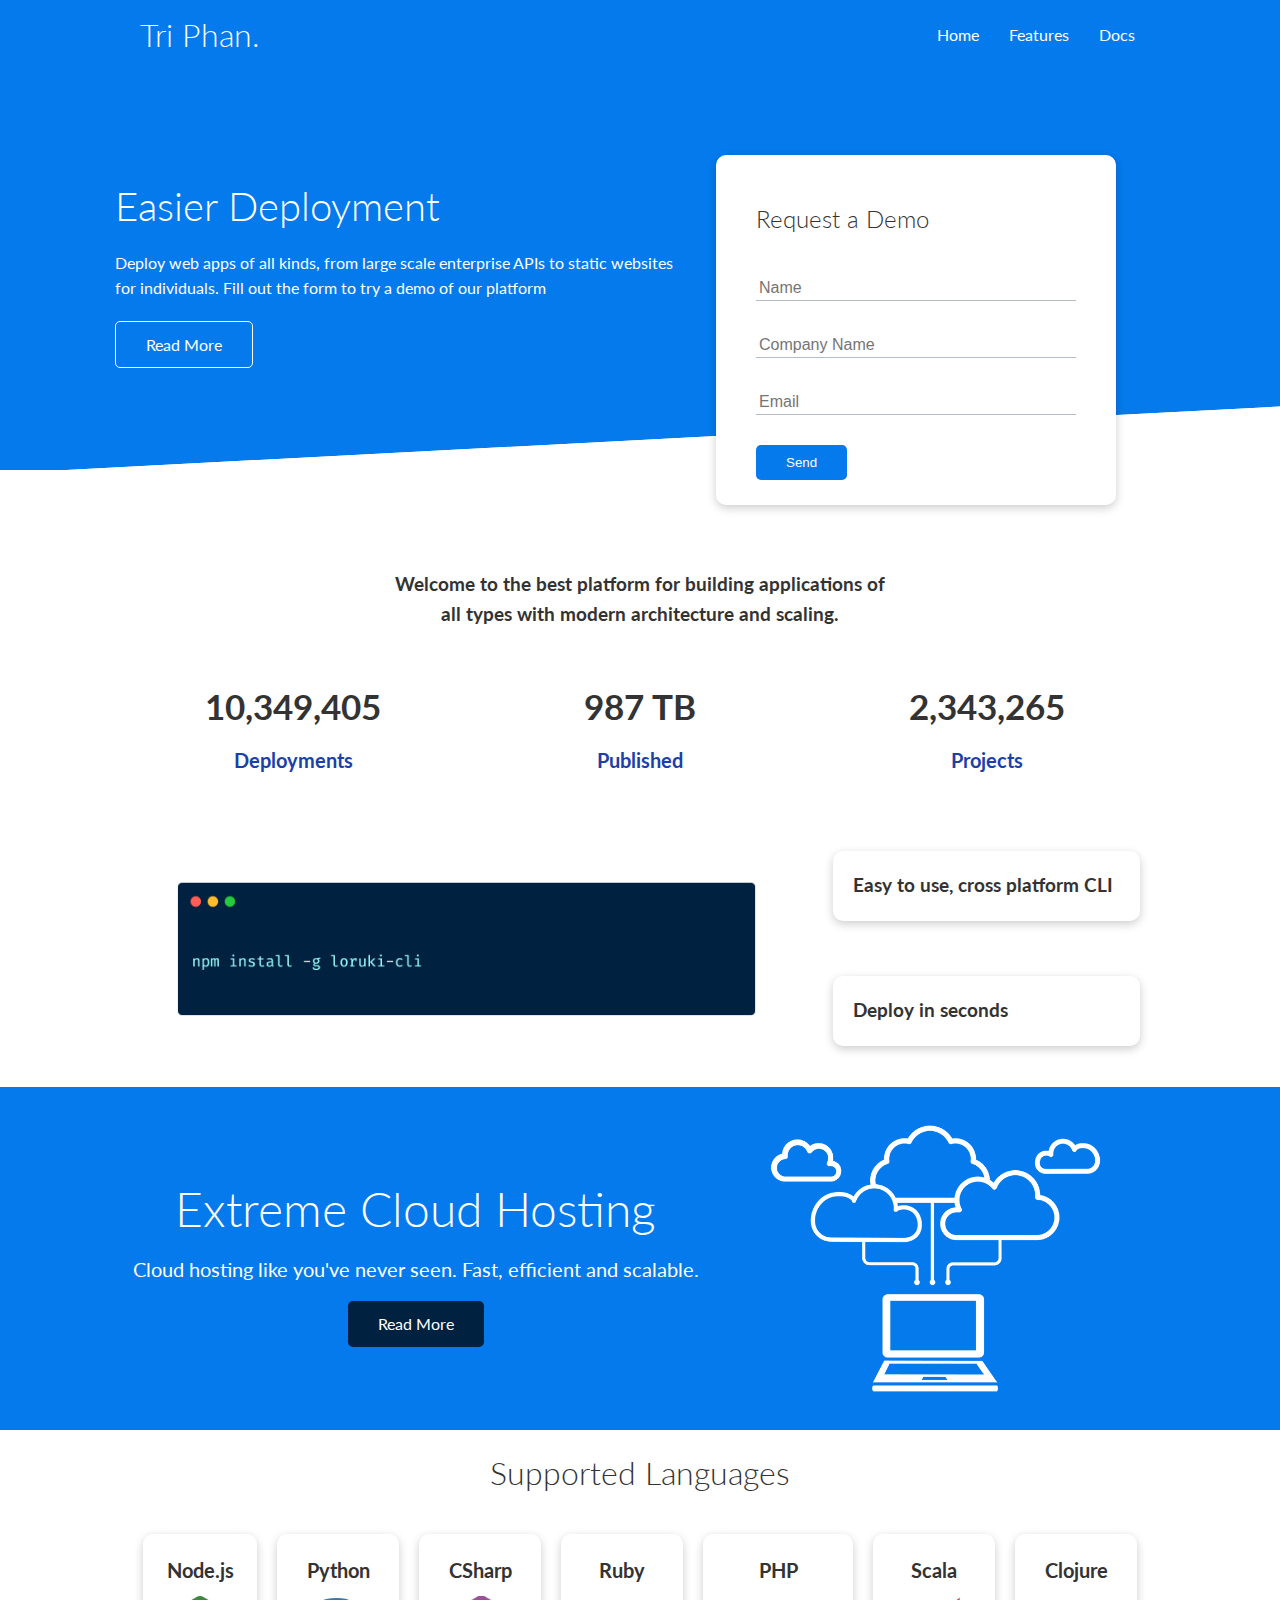
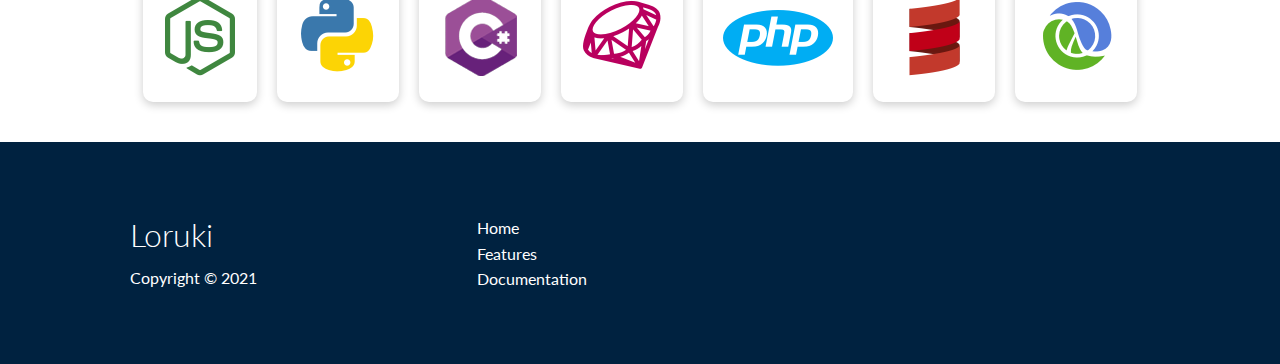
<file: index.html>
<!DOCTYPE html>
<html lang="en">
    <head>
        <meta charset="UTF-8" />
        <meta http-equiv="X-UA-Compatible" content="IE=edge" />
        <meta name="viewport" content="width=device-width, initial-scale=1.0" />
        <link
            rel="stylesheet"
            href="https://cdnjs.cloudflare.com/ajax/libs/font-awesome/5.15.2/css/all.min.css"
            integrity="sha512-HK5fgLBL+xu6dm/Ii3z4xhlSUyZgTT9tuc/hSrtw6uzJOvgRr2a9jyxxT1ely+B+xFAmJKVSTbpM/CuL7qxO8w=="
            crossorigin="anonymous"
        />
        <link rel="stylesheet" href="css/utilities.css" />
        <link rel="stylesheet" href="css/style.css" />
        <title>Loruki | Cloud Hosting For Everyone</title>
    </head>
    <body>
        <!-- Navbar -->
        <div class="navbar">
            <div class="container flex">
                <h1 class="logo"><a href="index.html">Tri Phan.</a></h1>
                <nav>
                    <ul>
                        <li><a href="index.html">Home</a></li>
                        <li><a href="features.html">Features</a></li>
                        <li><a href="docs.html">Docs</a></li>
                    </ul>
                </nav>
            </div>
        </div>
        <!-- Showcase -->
        <section class="showcase">
            <div class="container grid">
                <div class="showcase-text">
                    <h1>Easier Deployment</h1>
                    <p>
                        Deploy web apps of all kinds, from large scale
                        enterprise APIs to static websites for individuals. Fill
                        out the form to try a demo of our platform
                    </p>
                    <a href="features.html" class="btn btn-outline"
                        >Read More</a
                    >
                </div>

                <div class="showcase-form card">
                    <h2>Request a Demo</h2>
                    <form
                        name="contact"
                        method="POST"
                        netlify-honeypot="bot-field"
                        data-netlify="true"
                    >
                        <input type="hidden" name="form-name" value="contact" />
                        <p class="hidden">
                            <label
                                >Don’t fill this out if you’re human:
                                <input name="bot-field"
                            /></label>
                        </p>
                        <div class="form-control">
                            <input
                                type="text"
                                name="name"
                                placeholder="Name"
                                required
                            />
                        </div>
                        <div class="form-control">
                            <input
                                type="text"
                                name="company"
                                placeholder="Company Name"
                                required
                            />
                        </div>
                        <div class="form-control">
                            <input
                                type="email"
                                name="email"
                                placeholder="Email"
                                required
                            />
                        </div>
                        <input
                            type="submit"
                            value="Send"
                            class="btn btn-primary"
                        />
                    </form>
                </div>
            </div>
        </section>
        <!-- Stats -->
        <section class="stats">
            <div class="container">
                <h3 class="stats-heading text-center my-1">
                    Welcome to the best platform for building applications of
                    all types with modern architecture and scaling.
                </h3>

                <div class="grid grid-3 text-center my-4">
                    <div>
                        <i class="fas fa-server fa-3x"></i>
                        <h3>10,349,405</h3>
                        <p class="text-secondary">Deployments</p>
                    </div>
                    <div>
                        <i class="fas fa-upload fa-3x"></i>
                        <h3>987 TB</h3>
                        <p class="text-secondary">Published</p>
                    </div>
                    <div>
                        <i class="fas fa-project-diagram fa-3x"></i>
                        <h3>2,343,265</h3>
                        <p class="text-secondary">Projects</p>
                    </div>
                </div>
            </div>
        </section>
        <!-- Cli -->
        <section class="cli">
            <div class="container grid">
                <img src="images/cli.png" alt="cli" />
                <div class="card">
                    <h3>Easy to use, cross platform CLI</h3>
                </div>
                <div class="card">
                    <h3>Deploy in seconds</h3>
                </div>
            </div>
        </section>
        <!-- Cloud -->
        <section class="cloud bg-primary my-2 py-2">
            <div class="container grid">
                <div class="text-center">
                    <h2 class="lg">Extreme Cloud Hosting</h2>
                    <p class="lead my-1">
                        Cloud hosting like you've never seen. Fast, efficient
                        and scalable.
                    </p>
                    <a href="features.html" class="btn btn-dark">Read More</a>
                </div>
                <img src="images/cloud.png" alt="cloud" />
            </div>
        </section>
        <!-- Languages -->
        <section class="languages">
            <h2 class="md text-center my-2">Supported Languages</h2>
            <div class="container flex">
                <div class="card">
                    <h4>Node.js</h4>
                    <img src="images/logos/node.png" alt="Node Language" />
                </div>
                <div class="card">
                    <h4>Python</h4>
                    <img src="images/logos/python.png" alt="Python Language" />
                </div>
                <div class="card">
                    <h4>CSharp</h4>
                    <img src="images/logos/csharp.png" alt="CSharp Language" />
                </div>
                <div class="card">
                    <h4>Ruby</h4>
                    <img src="images/logos/ruby.png" alt="Ruby Language" />
                </div>
                <div class="card">
                    <h4>PHP</h4>
                    <img src="images/logos/php.png" alt="PHP Language" />
                </div>
                <div class="card">
                    <h4>Scala</h4>
                    <img src="images/logos/scala.png" alt="Scala Language" />
                </div>
                <div class="card">
                    <h4>Clojure</h4>
                    <img
                        src="images/logos/clojure.png"
                        alt="Clojure Language"
                    />
                </div>
            </div>
        </section>
        <!-- Footer -->
        <footer class="footer bg-dark py-5">
            <div class="container grid grid-3">
                <div>
                    <h1>Loruki</h1>
                    <p>Copyright &copy; 2021</p>
                </div>
                <nav>
                    <ul>
                        <li><a href="index.html">Home</a></li>
                        <li><a href="features.html">Features</a></li>
                        <li><a href="docs.html">Documentation</a></li>
                    </ul>
                </nav>
                <div class="social">
                    <a href="#"><i class="fab fa-github fa-2x"></i></a>
                    <a href="#"><i class="fab fa-facebook fa-2x"></i></a>
                    <a href="#"><i class="fab fa-instagram fa-2x"></i></a>
                    <a href="#"><i class="fab fa-linkedin fa-2x"></i></a>
                </div>
            </div>
        </footer>
    </body>
</html>
</file>
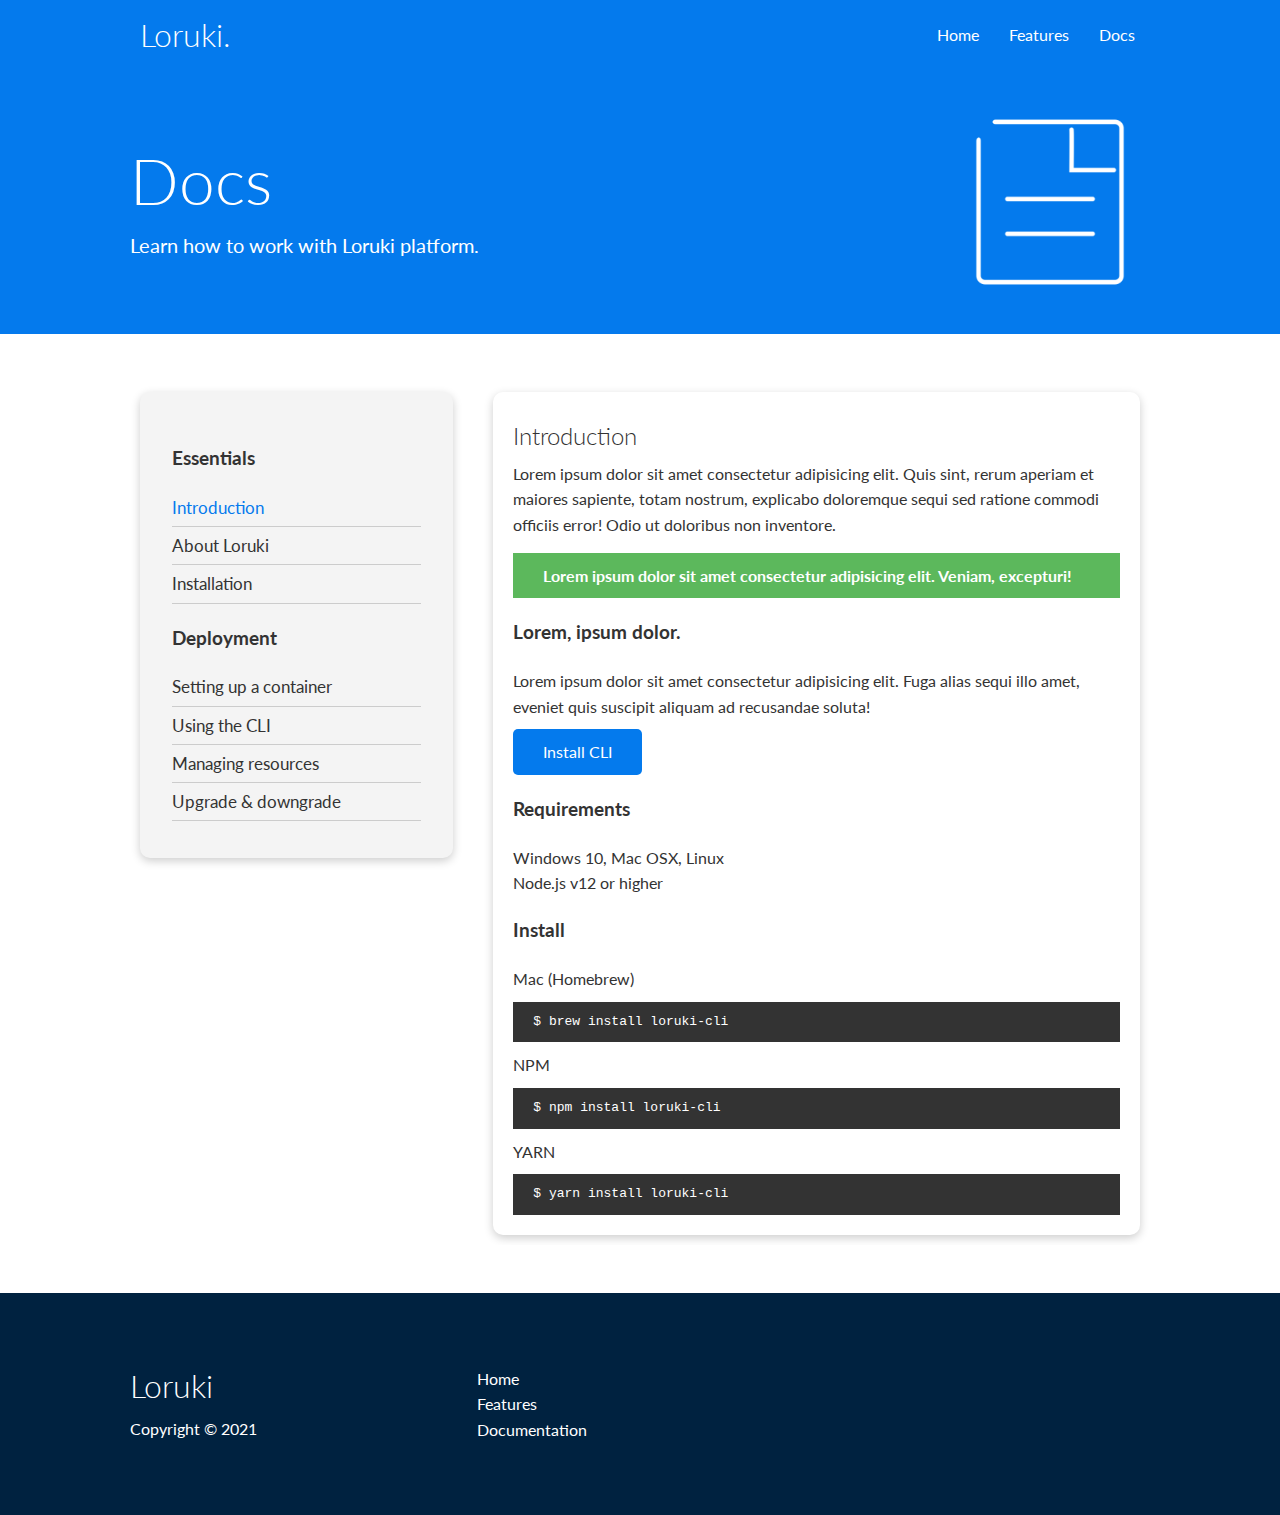
<file: docs.html>
<!DOCTYPE html>
<html lang="en">
    <head>
        <meta charset="UTF-8" />
        <meta http-equiv="X-UA-Compatible" content="IE=edge" />
        <meta name="viewport" content="width=device-width, initial-scale=1.0" />
        <link
            rel="stylesheet"
            href="https://cdnjs.cloudflare.com/ajax/libs/font-awesome/5.15.2/css/all.min.css"
            integrity="sha512-HK5fgLBL+xu6dm/Ii3z4xhlSUyZgTT9tuc/hSrtw6uzJOvgRr2a9jyxxT1ely+B+xFAmJKVSTbpM/CuL7qxO8w=="
            crossorigin="anonymous"
        />
        <link rel="stylesheet" href="css/utilities.css" />
        <link rel="stylesheet" href="css/style.css" />
        <title>Documentations</title>
    </head>
    <body>
        <!-- Navbar -->
        <div class="navbar">
            <div class="container flex">
                <!-- <h1 class="logo">Loruki.</h1> -->
                <h1 class="logo"><a href="index.html">Loruki.</a></h1>
                <nav>
                    <ul>
                        <li><a href="index.html">Home</a></li>
                        <li><a href="features.html">Features</a></li>
                        <li><a href="docs.html">Docs</a></li>
                    </ul>
                </nav>
            </div>
        </div>

        <!-- Head -->
        <section class="docs-head bg-primary py-3">
            <div class="container grid">
                <div>
                    <h1 class="xl">Docs</h1>
                    <p class="lead">Learn how to work with Loruki platform.</p>
                </div>
                <img src="images/docs.png" alt="server" />
            </div>
        </section>

        <!-- Docs main -->
        <section class="docs-main my-4">
            <div class="container grid">
                <div class="card bg-light p-3">
                    <h3 class="my-2">Essentials</h3>
                    <nav>
                        <ul>
                            <li>
                                <a class="text-primary" href="#"
                                    >Introduction</a
                                >
                            </li>
                            <li><a href="#">About Loruki</a></li>
                            <li><a href="#">Installation</a></li>
                        </ul>
                    </nav>

                    <h3 class="my-2">Deployment</h3>
                    <nav>
                        <ul>
                            <li><a href="#">Setting up a container</a></li>
                            <li><a href="#">Using the CLI</a></li>
                            <li><a href="#">Managing resources</a></li>
                            <li><a href="#">Upgrade & downgrade</a></li>
                        </ul>
                    </nav>
                </div>
                <div class="card">
                    <h2>Introduction</h2>
                    <p>
                        Lorem ipsum dolor sit amet consectetur adipisicing elit.
                        Quis sint, rerum aperiam et maiores sapiente, totam
                        nostrum, explicabo doloremque sequi sed ratione commodi
                        officiis error! Odio ut doloribus non inventore.
                    </p>

                    <div class="alert alert-success">
                        <i class="fas fa-info"></i> Lorem ipsum dolor sit amet
                        consectetur adipisicing elit. Veniam, excepturi!
                    </div>

                    <h3>Lorem, ipsum dolor.</h3>
                    <p>
                        Lorem ipsum dolor sit amet consectetur adipisicing elit.
                        Fuga alias sequi illo amet, eveniet quis suscipit
                        aliquam ad recusandae soluta!
                    </p>
                    <a href="#" class="btn btn-primary">Install CLI</a>

                    <h3>Requirements</h3>
                    <ul>
                        <li>Windows 10, Mac OSX, Linux</li>
                        <li>Node.js v12 or higher</li>
                    </ul>

                    <h3>Install</h3>
                    <p>Mac (Homebrew)</p>
                    <pre><code>$ brew install loruki-cli</code></pre>
                    <p>NPM</p>
                    <pre><code>$ npm install loruki-cli</code></pre>
                    <p>YARN</p>
                    <pre><code>$ yarn install loruki-cli</code></pre>
                </div>
            </div>
        </section>

        <!-- Footer -->
        <footer class="footer bg-dark py-5">
            <div class="container grid grid-3">
                <div>
                    <h1>Loruki</h1>
                    <p>Copyright &copy; 2021</p>
                </div>
                <nav>
                    <ul>
                        <li><a href="index.html">Home</a></li>
                        <li><a href="features.html">Features</a></li>
                        <li><a href="docs.html">Documentation</a></li>
                    </ul>
                </nav>
                <div class="social">
                    <a href="#"><i class="fab fa-github fa-2x"></i></a>
                    <a href="#"><i class="fab fa-facebook fa-2x"></i></a>
                    <a href="#"><i class="fab fa-instagram fa-2x"></i></a>
                    <a href="#"><i class="fab fa-linkedin fa-2x"></i></a>
                </div>
            </div>
        </footer>
    </body>
</html>
</file>
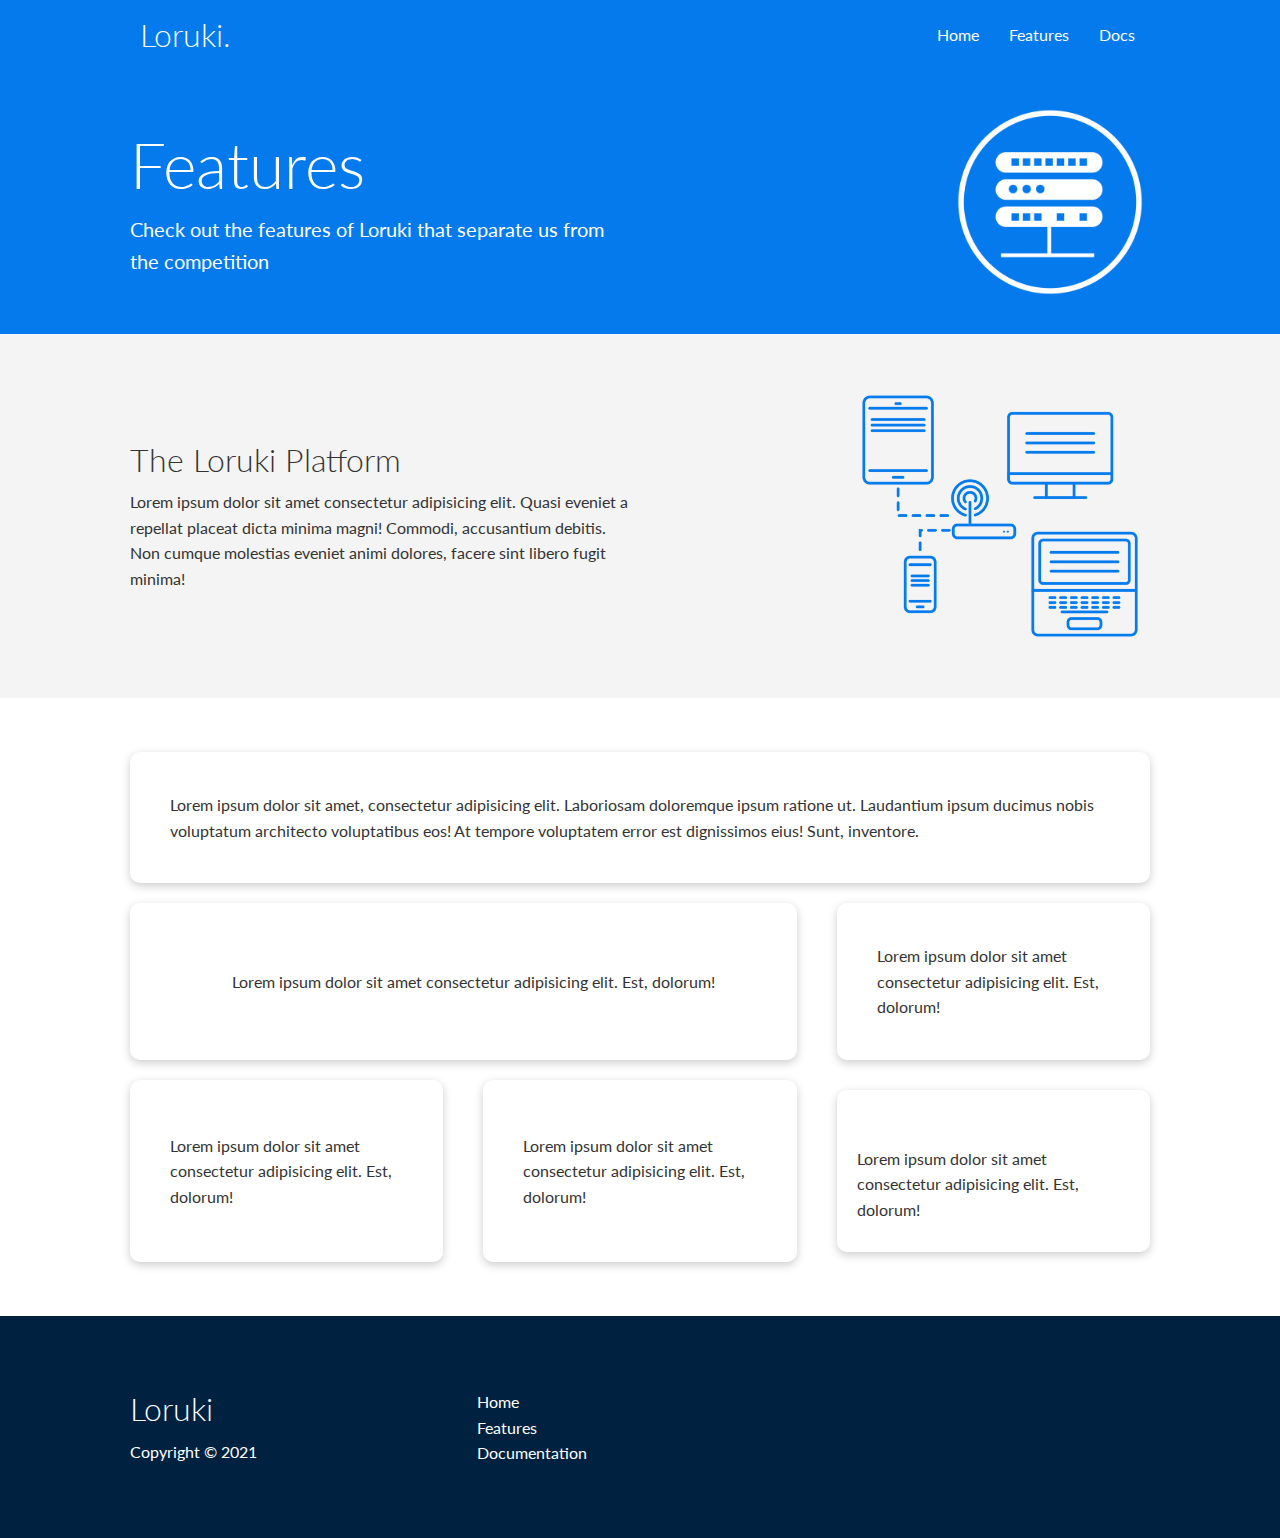
<file: features.html>
<!DOCTYPE html>
<html lang="en">
    <head>
        <meta charset="UTF-8" />
        <meta http-equiv="X-UA-Compatible" content="IE=edge" />
        <meta name="viewport" content="width=device-width, initial-scale=1.0" />
        <link
            rel="stylesheet"
            href="https://cdnjs.cloudflare.com/ajax/libs/font-awesome/5.15.2/css/all.min.css"
            integrity="sha512-HK5fgLBL+xu6dm/Ii3z4xhlSUyZgTT9tuc/hSrtw6uzJOvgRr2a9jyxxT1ely+B+xFAmJKVSTbpM/CuL7qxO8w=="
            crossorigin="anonymous"
        />
        <link rel="stylesheet" href="css/utilities.css" />
        <link rel="stylesheet" href="css/style.css" />
        <title>Features</title>
    </head>
    <body>
        <!-- Navbar -->
        <div class="navbar">
            <div class="container flex">
                <!-- <h1 class="logo">Loruki.</h1> -->
                <h1 class="logo"><a href="index.html">Loruki.</a></h1>
                <nav>
                    <ul>
                        <li><a href="index.html">Home</a></li>
                        <li><a href="features.html">Features</a></li>
                        <li><a href="docs.html">Docs</a></li>
                    </ul>
                </nav>
            </div>
        </div>
        <!-- Head -->
        <section class="features-head bg-primary py-3">
            <div class="container grid">
                <div>
                    <h1 class="xl">Features</h1>
                    <p class="lead">
                        Check out the features of Loruki that separate us from
                        the competition
                    </p>
                </div>
                <img src="images/server.png" alt="server" />
            </div>
        </section>
        <!-- Sub head -->
        <section class="features-sub-head bg-light py-3">
            <div class="container grid">
                <div>
                    <h1 class="md">The Loruki Platform</h1>
                    <p>
                        Lorem ipsum dolor sit amet consectetur adipisicing elit.
                        Quasi eveniet a repellat placeat dicta minima magni!
                        Commodi, accusantium debitis. Non cumque molestias
                        eveniet animi dolores, facere sint libero fugit minima!
                    </p>
                </div>
                <img src="images/server2.png" alt="server" />
            </div>
        </section>
        <!-- Main -->
        <div class="features-main my-2">
            <div class="container grid grid-3">
                <div class="card flex">
                    <i class="fas fa-server fa-3x"></i>
                    <p>
                        Lorem ipsum dolor sit amet, consectetur adipisicing
                        elit. Laboriosam doloremque ipsum ratione ut. Laudantium
                        ipsum ducimus nobis voluptatum architecto voluptatibus
                        eos! At tempore voluptatem error est dignissimos eius!
                        Sunt, inventore.
                    </p>
                </div>

                <div class="card flex">
                    <i class="fas fa-network-wired fa-3x"></i>
                    <p>
                        Lorem ipsum dolor sit amet consectetur adipisicing elit.
                        Est, dolorum!
                    </p>
                </div>
                <div class="card flex">
                    <i class="fas fa-laptop-code fa-3x"></i>
                    <p>
                        Lorem ipsum dolor sit amet consectetur adipisicing elit.
                        Est, dolorum!
                    </p>
                </div>
                <div class="card flex">
                    <i class="fas fa-database fa-3x"></i>
                    <p>
                        Lorem ipsum dolor sit amet consectetur adipisicing elit.
                        Est, dolorum!
                    </p>
                </div>
                <div class="card flex">
                    <i class="fas fa-power-off fa-3x"></i>
                    <p>
                        Lorem ipsum dolor sit amet consectetur adipisicing elit.
                        Est, dolorum!
                    </p>
                </div>
                <div class="card upload">
                    <i class="fas fa-server fa-3x"></i>
                    <p>
                        Lorem ipsum dolor sit amet consectetur adipisicing elit.
                        Est, dolorum!
                    </p>
                </div>
            </div>
        </div>
        <!-- Footer -->
        <footer class="footer bg-dark py-5">
            <div class="container grid grid-3">
                <div>
                    <h1>Loruki</h1>
                    <p>Copyright &copy; 2021</p>
                </div>
                <nav>
                    <ul>
                        <li><a href="index.html">Home</a></li>
                        <li><a href="features.html">Features</a></li>
                        <li><a href="docs.html">Documentation</a></li>
                    </ul>
                </nav>
                <div class="social">
                    <a href="#"><i class="fab fa-github fa-2x"></i></a>
                    <a href="#"><i class="fab fa-facebook fa-2x"></i></a>
                    <a href="#"><i class="fab fa-instagram fa-2x"></i></a>
                    <a href="#"><i class="fab fa-linkedin fa-2x"></i></a>
                </div>
            </div>
        </footer>
    </body>
</html>
</file>
<file: css/utilities.css>
.container {
    max-width: 1100px;
    margin: 0 auto;
    overflow: auto;
    padding: 0 40px;
}

.card {
    background-color: #fff;
    color: #333;
    border-radius: 10px;
    box-shadow: 0 3px 10px rgba(0, 0, 0, 0.2);
    padding: 20px;
    margin: 10px;
}

.btn {
    display: inline-block;
    padding: 10px 30px;
    cursor: pointer;
    background-color: var(--primary-color);
    color: #fff;
    border: none;
    border-radius: 5px;
}

.btn-outline {
    background-color: transparent;
    border: 1px solid #fff;
}

.btn:hover {
    transform: scale(0.98);
}

/* Backgrounds & Colored buttons */
.bg-primary,
.btn-primary {
    background-color: var(--primary-color);
    color: #fff;
}

.bg-secondary,
.btn-secondary {
    background-color: var(--secondary-color);
    color: #fff;
}

.bg-dark,
.btn-dark {
    background-color: var(--dark-color);
    color: #fff;
}

.bg-light,
.btn-light {
    background-color: var(--light-color);
    color: #333;
}

.bg-primary a,
.btn-primary a,
.bg-secondary a,
.btn-secondary a,
.bg-dark a,
.btn-dark a {
    color: #fff;
}

/* Text colors */
.text-primary {
    color: var(--primary-color);
}

.text-secondary {
    color: var(--secondary-color);
}

.text-dark {
    color: var(--dark-color);
}

.text-light {
    color: var(--light-color);
}

/* Text sizes */
.lead {
    font-size: 20px;
}

.sm {
    font-size: 1rem;
}

.md {
    font-size: 2rem;
}

.lg {
    font-size: 3rem;
}

.xl {
    font-size: 4rem;
}

.text-center {
    text-align: center;
}

/* Alert */
.alert {
    background-color: var(--light-color);
    padding: 10px 20px;
    font-weight: bold;
    margin: 15px 0;
}

.alert i {
    margin-right: 10px;
}

.alert-success {
    background-color: var(--success-color);
    color: #fff;
}

.alert-error {
    background-color: var(--error-color);
    color: #fff;
}

.flex {
    display: flex;
    justify-content: center;
    align-items: center;
    height: 100%;
}

.grid {
    display: grid;
    grid-template-columns: repeat(2, 1fr);
    gap: 20px;
    justify-content: center;
    align-items: center;
    height: 100%;
}

.grid-3 {
    grid-template-columns: repeat(3, 1fr);
}

/* Margin */

.my-1 {
    margin: 1rem 0;
}

.my-2 {
    margin: 1.5rem 0;
}

.my-3 {
    margin: 2rem 0;
}

.my-4 {
    margin: 3rem 0;
}

.my-5 {
    margin: 4rem 0;
}

.m-1 {
    margin: 1rem;
}

.m-2 {
    margin: 1.5rem;
}

.m-3 {
    margin: 2rem;
}

.m-4 {
    margin: 3rem;
}

.m-5 {
    margin: 4rem;
}

/* End of Margin */

/* Padding */

.py-1 {
    padding: 1rem 0;
}

.py-2 {
    padding: 1.5rem 0;
}

.py-3 {
    padding: 2rem 0;
}

.py-4 {
    padding: 3rem 0;
}

.py-5 {
    padding: 4rem 0;
}

.p-1 {
    padding: 1rem;
}

.p-2 {
    padding: 1.5rem;
}

.p-3 {
    padding: 2rem;
}

.p-4 {
    padding: 3rem;
}

.p-5 {
    padding: 4rem;
}

/* End of Padding */
</file>
<file: css/style.css>
@import url('https://fonts.googleapis.com/css2?family=Lato:wght@300&display=swap');

:root {
    --primary-color: #047aed;
    --secondary-color: #1c3fa8;
    --dark-color: #002240;
    --light-color: #f4f4f4;
    --success-color: #5cb85c;
    --error-color: #d9534f;
}

/* Base */
* {
    box-sizing: border-box;
    padding: 0;
    margin: 0;
}

body {
    font-family: 'Lato', sans-serif;
    color: #333;
    line-height: 1.6;
}

ul {
    list-style-type: none;
}

a {
    text-decoration: none;
    color: #333;
}

h1,
h2 {
    font-weight: 300;
    line-height: 1.2;
    margin: 10px 0;
}

p {
    margin: 10px 0;
}

img {
    width: 100%;
}

code,
pre {
    background-color: #333;
    color: #fff;
    padding: 10px;
}

/* Netlify */
.hidden {
    visibility: hidden;
    height: 0;
    margin: 0 !important;
}

/* Navbar */
.navbar {
    background-color: var(--primary-color);
    color: #fff;
    height: 70px;
}

.navbar .flex {
    justify-content: space-between;
}

.navbar ul {
    display: flex;
}

.navbar a {
    color: #fff;
    padding: 10px;
    margin: 0 5px;
}

.navbar .logo a {
    margin: 0;
}

.navbar .logo a:hover {
    border: none;
}

.navbar a:hover {
    border-bottom: #fff 2px solid;
}

/* Showcase */
.showcase {
    height: 400px;
    background-color: var(--primary-color);
    color: #fff;
    position: relative;
}

.showcase h1 {
    font-size: 40px;
}

.showcase p {
    margin: 20px 0;
}

.showcase .grid {
    overflow: visible;
    grid-template-columns: 55% 45%;
    gap: 30px;
}

.showcase-text {
    animation: slideInFromLeft 1s ease-in;
}

.showcase-form {
    position: relative;
    top: 60px;
    height: 350px;
    width: 400px;
    padding: 40px;
    z-index: 100;
    animation: slideInFromRight 1s ease-in;
}

.showcase-form .form-control {
    margin: 30px 0;
}

.showcase-form input[type='text'],
.showcase-form input[type='email'] {
    border: 0;
    border-bottom: 1px solid #b4becb;
    width: 100%;
    padding: 3px;
    font-size: 16px;
}

.showcase-form input:focus {
    outline: none;
}

.showcase::before,
.showcase::after {
    content: '';
    position: absolute;
    height: 100px;
    bottom: -70px;
    right: 0;
    left: 0;
    background-color: #fff;
    transform: skewY(-3deg);
    -webkit-transform: skewY(-3deg);
    -moz-transform: skewY(-3deg);
    -ms-transform: skewY(-3deg);
}

/* Stats */
.stats {
    padding-top: 100px;
    animation: slideInFromBottom 1s ease-in;
}

.stats-heading {
    max-width: 500px;
    margin: auto;
}

.stats .grid h3 {
    font-size: 35px;
}

.stats .grid p {
    font-size: 20px;
    font-weight: bold;
}

/* Cli */
.cli .grid {
    grid-template-columns: repeat(3, 1fr);
    grid-template-rows: repeat(2, 1fr);
}

.cli .grid > *:first-child {
    grid-column: 1 / span 2;
    grid-row: 1 / span 2;
}

/* Cloud */
.cloud .grid {
    grid-template-columns: 4fr 3fr;
}

/* Languages */
.languages .flex {
    flex-wrap: wrap;
}

.languages .card {
    text-align: center;
    margin: 18px 10px 40px;
    transition: transform 0.2s ease-in;
}

.languages .card h4 {
    font-size: 20px;
    margin-bottom: 10px;
}

.languages .card:hover {
    transform: translateY(-15px);
}

/* Features */
.features-head img,
.docs-head img {
    width: 200px;
    justify-self: flex-end;
}

.features-sub-head img {
    width: 300px;
    justify-self: flex-end;
}

.features-main .card > i {
    margin-right: 20px;
}

.features-main .grid {
    padding: 30px;
}

.features-main .grid-3 > *:first-child {
    grid-column: 1 / span 3;
}

.features-main .grid-3 > *:nth-child(2) {
    grid-column: 1 / span 2;
}

/* Docs */
.docs-main h3 {
    margin: 20px 0;
}

.docs-main .grid {
    grid-template-columns: 1fr 2fr;
    align-items: flex-start;
}

.docs-main nav li {
    font-size: 17px;
    padding-bottom: 5px;
    margin-bottom: 5px;
    border-bottom: 1px solid #ccc;
}

.docs-main a:hover {
    font-weight: bold;
}

/* Footer */
.footer .social a {
    margin: 0 10px;
}

/* Animations */
@keyframes slideInFromLeft {
    0% {
        transform: translateX(-100%);
    }

    100% {
        transform: translateX(0);
    }
}

@keyframes slideInFromRight {
    0% {
        transform: translateX(100%);
    }

    100% {
        transform: translateX(0);
    }
}

@keyframes slideInFromTop {
    0% {
        transform: translateY(-100%);
    }

    100% {
        transform: translateX(0);
    }
}

@keyframes slideInFromBottom {
    0% {
        transform: translateY(100%);
    }

    100% {
        transform: translateX(0);
    }
}

/* .showcase-text {
    animation: slideInFromLeft 1s ease-in;
}

.showcase-form {
    animation: slideInFromRight 1s ease-in;
}

.stats {
    animation: slideInFromTop 1s ease-in;
} */
/* Media Queries*/

/* Tablets and under */
@media (max-width: 768px) {
    /* Grids */
    .grid,
    .showcase .grid,
    .stats .grid,
    .cli .grid,
    .cloud .grid,
    .features-main .grid,
    .docs-main .grid {
        grid-template-columns: 1fr;
        grid-template-rows: 1fr;
    }

    /* Showcase */
    .showcase {
        height: auto;
    }

    .showcase-text {
        text-align: center;
        margin-top: 40px;
        animation: slideInFromTop 1s ease-in;
    }

    .showcase-form {
        justify-self: center;
        margin: auto;
        animation: slideInFromBottom 1s ease-in;
    }

    /* CLI */
    .cli .grid > *:first-child {
        grid-column: 1;
        grid-row: 1;
    }

    /* Features and Docs */
    .features-head,
    .features-sub-head,
    .docs-head {
        text-align: center;
    }

    .features-head img,
    .features-sub-head img,
    .docs-head img {
        justify-self: center;
    }

    .features-main .grid > *:first-child,
    .features-main .grid > :nth-child(2) {
        grid-column: 1;
    }
}

/* Mobile */
@media (max-width: 500px) {
    .navbar {
        height: 110px;
    }

    .navbar .flex {
        flex-direction: column;
    }

    .navbar ul {
        padding: 10px;
        background-color: rgba(0, 0, 0, 0.1);
    }
}

/* Animation - DIY */
/* .showcase-text {
    animation: fadeInXFromLeft 1s ease-in;
}

.showcase-form {
    animation: fadeInXFromRight 1s ease-in;
}

.stats {
    animation: fadeInYFromBottom 1s ease-in;
}

@keyframes fadeInXFromLeft {
    0% {
        transform: translateX(-40vw);
    }

    100% {
        transform: translateX(0);
    }
}

@keyframes fadeInXFromRight {
    0% {
        transform: translateX(40vw);
    }

    100% {
        transform: translateX(0);
    }
}

@keyframes fadeInYFromBottom {
    0% {
        transform: translateY(100px);
    }

    100% {
        transform: translateY(0);
    }
} */
</file>
